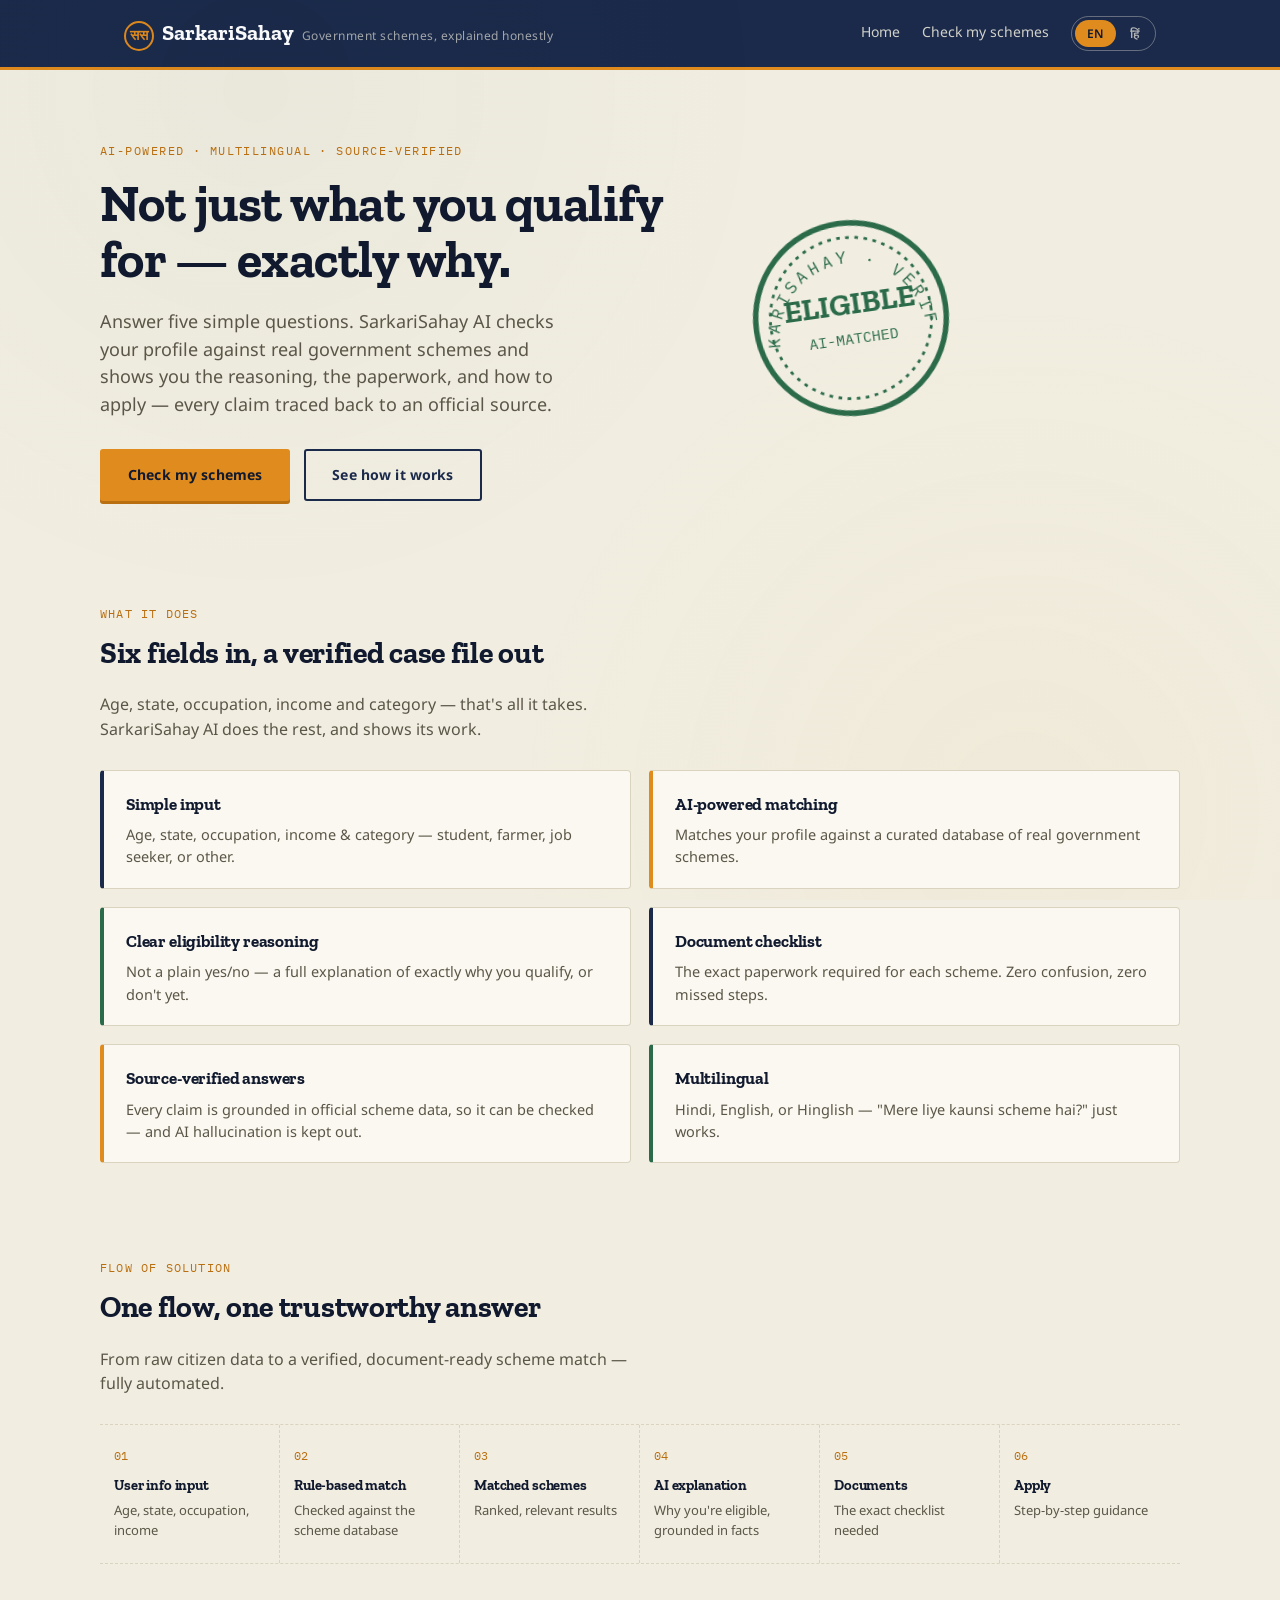
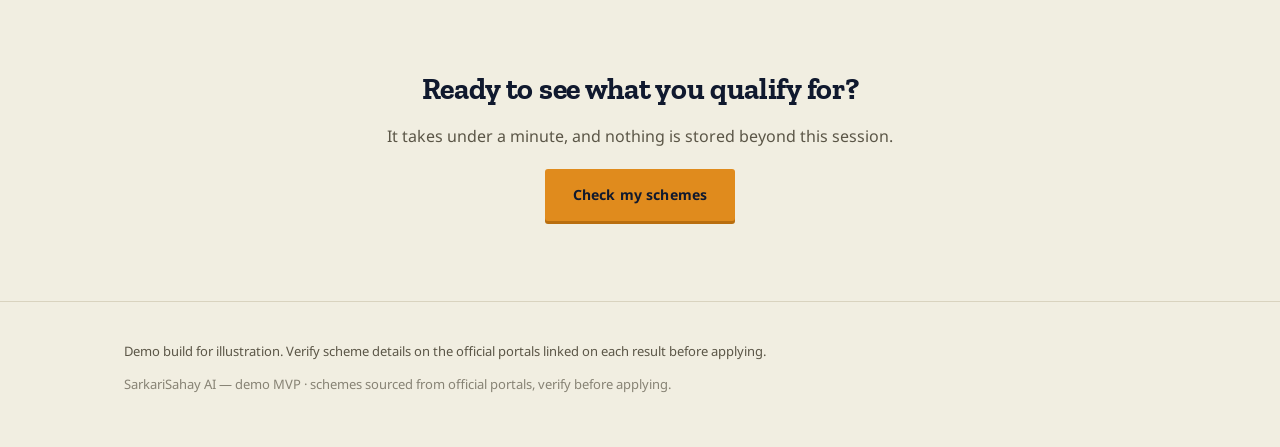
<file: frontend/index.html>
<!DOCTYPE html>
<html lang="en">
<head>
<meta charset="UTF-8">
<meta name="viewport" content="width=device-width, initial-scale=1.0">
<title>SarkariSahay AI — Government schemes, explained honestly</title>
<link rel="stylesheet" href="css/style.css">
</head>
<body>
<a class="skip-link" href="#main">Skip to content</a>

<main id="main">
  <section class="container hero">
    <div>
      <div class="hero__eyebrow" data-i18n="hero_eyebrow"></div>
      <h1 data-i18n="hero_title"></h1>
      <p class="hero__lede" data-i18n="hero_lede"></p>
      <div class="hero__ctas">
        <a href="form.html" class="btn btn--primary" data-i18n="cta_primary"></a>
        <a href="#flow" class="btn btn--ghost" data-i18n="cta_secondary"></a>
      </div>
    </div>
    <div id="hero-stamp"></div>
  </section>

  <section class="container section">
    <div class="section-head">
      <div class="kicker">WHAT IT DOES</div>
      <h2>Six fields in, a verified case file out</h2>
      <p>Age, state, occupation, income and category — that's all it takes. SarkariSahay AI does the rest, and shows its work.</p>
    </div>
    <div class="card-grid">
      <div class="dossier-card">
        <h3>Simple input</h3>
        <p>Age, state, occupation, income &amp; category — student, farmer, job seeker, or other.</p>
      </div>
      <div class="dossier-card dossier-card--marigold">
        <h3>AI-powered matching</h3>
        <p>Matches your profile against a curated database of real government schemes.</p>
      </div>
      <div class="dossier-card dossier-card--green">
        <h3>Clear eligibility reasoning</h3>
        <p>Not a plain yes/no — a full explanation of exactly why you qualify, or don't yet.</p>
      </div>
      <div class="dossier-card">
        <h3>Document checklist</h3>
        <p>The exact paperwork required for each scheme. Zero confusion, zero missed steps.</p>
      </div>
      <div class="dossier-card dossier-card--marigold">
        <h3>Source-verified answers</h3>
        <p>Every claim is grounded in official scheme data, so it can be checked — and AI hallucination is kept out.</p>
      </div>
      <div class="dossier-card dossier-card--green">
        <h3>Multilingual</h3>
        <p>Hindi, English, or Hinglish — "Mere liye kaunsi scheme hai?" just works.</p>
      </div>
    </div>
  </section>

  <section id="flow" class="container section">
    <div class="section-head">
      <div class="kicker">FLOW OF SOLUTION</div>
      <h2>One flow, one trustworthy answer</h2>
      <p>From raw citizen data to a verified, document-ready scheme match — fully automated.</p>
    </div>
    <div class="ledger">
      <div class="ledger__step"><span class="ledger__num">01</span><h4>User info input</h4><p>Age, state, occupation, income</p></div>
      <div class="ledger__step"><span class="ledger__num">02</span><h4>Rule-based match</h4><p>Checked against the scheme database</p></div>
      <div class="ledger__step"><span class="ledger__num">03</span><h4>Matched schemes</h4><p>Ranked, relevant results</p></div>
      <div class="ledger__step"><span class="ledger__num">04</span><h4>AI explanation</h4><p>Why you're eligible, grounded in facts</p></div>
      <div class="ledger__step"><span class="ledger__num">05</span><h4>Documents</h4><p>The exact checklist needed</p></div>
      <div class="ledger__step"><span class="ledger__num">06</span><h4>Apply</h4><p>Step-by-step guidance</p></div>
    </div>
  </section>

  <section class="container section" style="padding-bottom:80px;">
    <div class="section-head" style="text-align:center; margin: 0 auto;">
      <h2>Ready to see what you qualify for?</h2>
      <p style="margin: 0 auto 20px;">It takes under a minute, and nothing is stored beyond this session.</p>
      <a href="form.html" class="btn btn--primary" data-i18n="cta_primary"></a>
    </div>
  </section>
</main>

<script src="js/main.js"></script>
<script>
  SSAI.mountChrome("home");
  document.getElementById("hero-stamp").innerHTML = SSAI.stampSVG({ eligible: true });
</script>
</body>
</html>
</file>
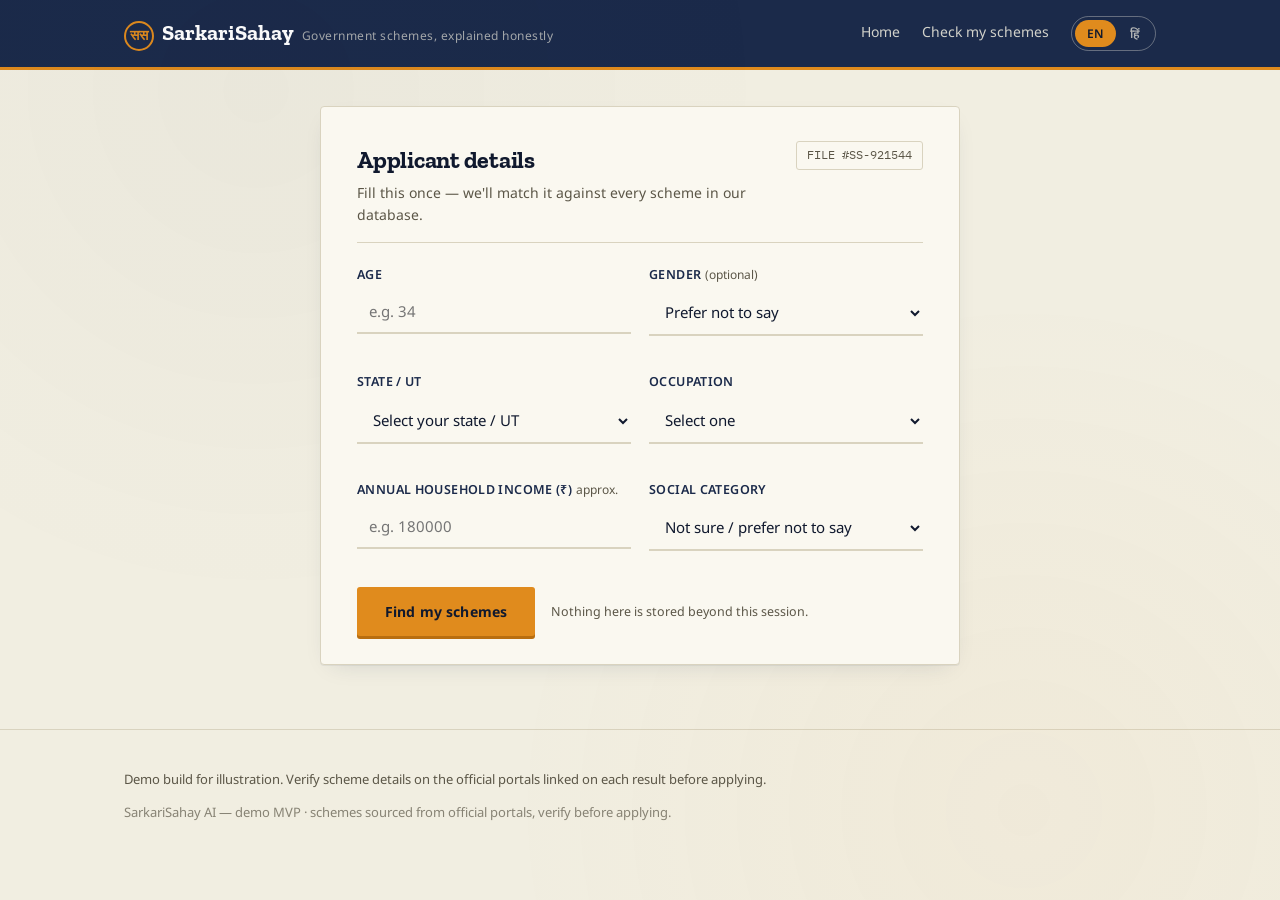
<file: frontend/form.html>
<!DOCTYPE html>
<html lang="en">
<head>
<meta charset="UTF-8">
<meta name="viewport" content="width=device-width, initial-scale=1.0">
<title>Applicant details — SarkariSahay AI</title>
<link rel="stylesheet" href="css/style.css">
</head>
<body>
<a class="skip-link" href="#main">Skip to content</a>

<main id="main">
  <div class="container">
    <form class="form-shell" id="profile-form" novalidate>
      <div class="form-shell__head">
        <div>
          <h1 data-i18n="form_title"></h1>
          <p data-i18n="form_lede"></p>
        </div>
        <span class="form-serial" id="form-serial">FILE #—</span>
      </div>

      <div id="form-error" class="error-banner" style="display:none;"></div>

      <div class="field-row">
        <div class="field">
          <label for="age">Age</label>
          <input type="number" id="age" name="age" min="0" max="110" required placeholder="e.g. 34">
        </div>
        <div class="field">
          <label for="gender">Gender <span class="hint">(optional)</span></label>
          <select id="gender" name="gender">
            <option value="">Prefer not to say</option>
            <option value="female">Female</option>
            <option value="male">Male</option>
            <option value="other">Other</option>
          </select>
        </div>
      </div>

      <div class="field-row">
        <div class="field">
          <label for="state">State / UT</label>
          <select id="state" name="state" required></select>
        </div>
        <div class="field">
          <label for="occupation">Occupation</label>
          <select id="occupation" name="occupation" required>
            <option value="">Select one</option>
            <option value="farmer">Farmer</option>
            <option value="student">Student</option>
            <option value="salaried">Salaried / job holder</option>
            <option value="job_seeker">Job seeker / unemployed</option>
            <option value="business">Self-employed / business owner</option>
            <option value="unorganized_worker">Daily wage / unorganised worker</option>
            <option value="homemaker">Homemaker</option>
            <option value="senior_citizen">Senior citizen / retired</option>
            <option value="other">Other</option>
          </select>
        </div>
      </div>

      <div class="field-row">
        <div class="field">
          <label for="income">Annual household income (₹) <span class="hint">approx.</span></label>
          <input type="number" id="income" name="income" min="0" step="1000" placeholder="e.g. 180000">
        </div>
        <div class="field">
          <label for="category">Social category</label>
          <select id="category" name="category">
            <option value="">Not sure / prefer not to say</option>
            <option value="General">General</option>
            <option value="OBC">OBC</option>
            <option value="SC">SC</option>
            <option value="ST">ST</option>
            <option value="Minority">Minority</option>
            <option value="EWS">EWS</option>
          </select>
        </div>
      </div>

      <div class="form-actions">
        <button type="submit" class="btn btn--primary" id="submit-btn" data-i18n="submit"></button>
        <span class="form-note">Nothing here is stored beyond this session.</span>
      </div>
    </form>
  </div>
</main>

<script src="js/main.js"></script>
<script src="js/api.js"></script>
<script src="js/form.js"></script>
<script>SSAI.mountChrome("check");</script>
</body>
</html>
</file>
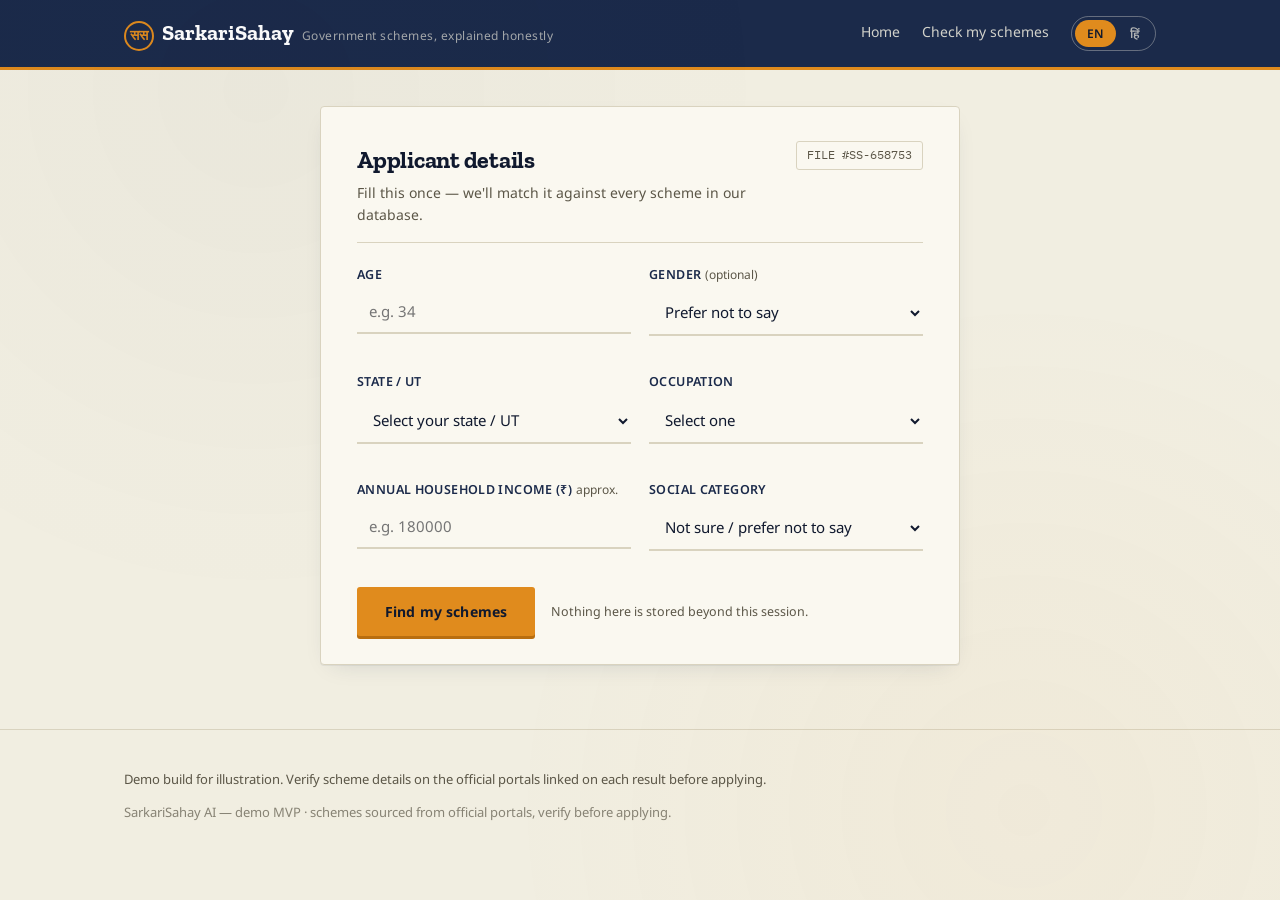
<file: frontend/results.html>
<!DOCTYPE html>
<html lang="en">
<head>
<meta charset="UTF-8">
<meta name="viewport" content="width=device-width, initial-scale=1.0">
<title>Your matched schemes — SarkariSahay AI</title>
<link rel="stylesheet" href="css/style.css">
</head>
<body>
<a class="skip-link" href="#main">Skip to content</a>

<main id="main">
  <div class="container">
    <div class="results-head">
      <h1 data-i18n="results_title"></h1>
      <p class="results-meta" id="results-meta"></p>
    </div>

    <div id="results-list"></div>
  </div>
</main>

<!-- AI-powered scheme assistant (chatbot) — only shown once schemes are
     matched; grounded on the applicant's profile + matched schemes only. -->
<button id="chat-toggle" class="chat-toggle" type="button" aria-expanded="false" aria-controls="chat-panel">
  <span class="chat-toggle__icon" aria-hidden="true">💬</span>
  <span class="chat-toggle__label" data-i18n="chat_toggle_label"></span>
</button>

<aside id="chat-panel" class="chat-panel" role="dialog" aria-label="Scheme assistant">
  <div class="chat-panel__header">
    <div>
      <strong class="chat-panel__title" data-i18n="chat_title"></strong>
      <p class="chat-panel__subtitle" data-i18n="chat_subtitle"></p>
    </div>
    <button id="chat-close" class="chat-close" type="button" aria-label="Close chat">×</button>
  </div>

  <div class="chat-suggestions">
    <button type="button" class="chat-suggestion" data-i18n="chat_q_why"></button>
    <button type="button" class="chat-suggestion" data-i18n="chat_q_best"></button>
    <button type="button" class="chat-suggestion" data-i18n="chat_q_docs"></button>
    <button type="button" class="chat-suggestion" data-i18n="chat_q_apply"></button>
  </div>

  <div id="chat-messages" class="chat-messages" aria-live="polite"></div>

  <form id="chat-form" class="chat-form">
    <input id="chat-input" type="text" data-i18n-placeholder="chat_placeholder" autocomplete="off" />
    <button type="submit" class="btn btn--primary" data-i18n="chat_send"></button>
  </form>
</aside>

<script src="js/main.js"></script>
<script src="js/api.js"></script>
<script src="js/results.js"></script>
<script src="js/chat.js"></script>
<script>SSAI.mountChrome("check");</script>
</body>
</html>
</file>
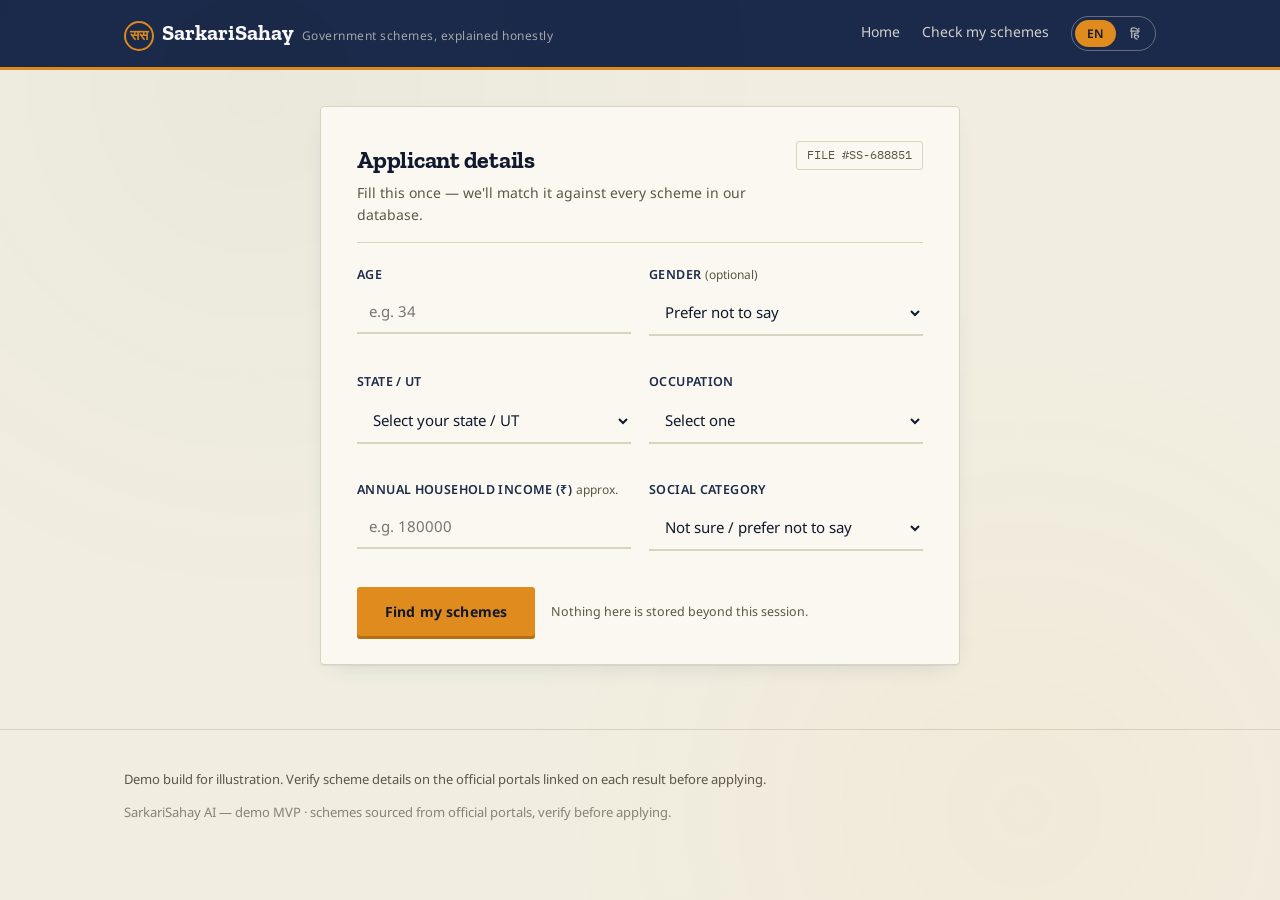
<file: frontend/scheme.html>
<!DOCTYPE html>
<html lang="en">
<head>
<meta charset="UTF-8">
<meta name="viewport" content="width=device-width, initial-scale=1.0">
<title>Scheme details — SarkariSahay AI</title>
<link rel="stylesheet" href="css/style.css">
</head>
<body>
<a class="skip-link" href="#main">Skip to content</a>

<main id="main">
  <div class="container">
    <p style="margin-top:28px;"><a href="results.html" class="btn btn--ghost" data-i18n="back_to_results"></a></p>
    <div id="scheme-detail"></div>
  </div>
</main>

<script src="js/main.js"></script>
<script src="js/api.js"></script>
<script src="js/scheme.js"></script>
<script>SSAI.mountChrome("check");</script>
</body>
</html>
</file>
<file: frontend/css/style.css>
/* =========================================================================
   SarkariSahay AI — design tokens
   Concept: a citizen's request becomes an official "case file" that gets
   opened, checked against real records, and stamped — visually literalising
   "source-verified, not hallucinated."
   ========================================================================= */

@import url('https://fonts.googleapis.com/css2?family=Zilla+Slab:wght@400;600;700&family=Noto+Sans:wght@400;500;600;700&family=Noto+Sans+Devanagari:wght@400;500;600;700&family=IBM+Plex+Mono:wght@500&display=swap');

:root {
  /* colour */
  --ink-navy: #1B2A4A;
  --ink-navy-deep: #10192E;
  --paper: #F1EEE1;
  --paper-raised: #FAF8F0;
  --marigold: #E08B1D;
  --marigold-deep: #B96E0F;
  --verified-green: #2B6B4A;
  --verified-green-tint: #E4EFE7;
  --alert-rust: #A73B2E;
  --alert-rust-tint: #F3E4E0;
  --ink-muted: #5B5647;
  --hairline: #D9D3BF;

  /* type */
  --font-display: 'Zilla Slab', Georgia, serif;
  --font-body: 'Noto Sans', 'Noto Sans Devanagari', -apple-system, sans-serif;
  --font-mono: 'IBM Plex Mono', ui-monospace, monospace;

  --radius-card: 4px;
  --shadow-card: 0 1px 0 rgba(27,42,74,0.06), 0 8px 24px -12px rgba(27,42,74,0.18);
}

* { box-sizing: border-box; }

html { scroll-behavior: smooth; }

body {
  margin: 0;
  background: var(--paper);
  color: var(--ink-navy-deep);
  font-family: var(--font-body);
  font-size: 16px;
  line-height: 1.55;
  -webkit-font-smoothing: antialiased;
}

/* subtle paper texture via layered gradients, no image asset needed */
body::before {
  content: "";
  position: fixed;
  inset: 0;
  pointer-events: none;
  z-index: 0;
  background-image:
    radial-gradient(circle at 20% 10%, rgba(27,42,74,0.03), transparent 40%),
    radial-gradient(circle at 80% 90%, rgba(224,139,29,0.04), transparent 40%);
}

a { color: inherit; }

h1, h2, h3, h4 { font-family: var(--font-display); margin: 0 0 0.4em; letter-spacing: -0.01em; }

.container {
  max-width: 1080px;
  margin: 0 auto;
  padding: 0 24px;
  position: relative;
  z-index: 1;
}

/* -------------------------------------------------------------------------
   Letterhead / nav band
   ------------------------------------------------------------------------- */
.letterhead {
  background: var(--ink-navy);
  color: var(--paper);
  border-bottom: 3px solid var(--marigold);
}

.letterhead__bar {
  display: flex;
  align-items: center;
  justify-content: space-between;
  padding: 16px 24px;
  max-width: 1080px;
  margin: 0 auto;
}

.wordmark {
  display: flex;
  align-items: baseline;
  gap: 8px;
  font-family: var(--font-display);
  font-weight: 700;
  font-size: 22px;
  color: #fff;
  text-decoration: none;
}

.wordmark__mark {
  display: inline-flex;
  align-items: center;
  justify-content: center;
  width: 30px;
  height: 30px;
  border: 2px solid var(--marigold);
  border-radius: 50%;
  font-size: 14px;
  color: var(--marigold);
  font-family: var(--font-mono);
}

.wordmark__tag {
  font-family: var(--font-body);
  font-weight: 400;
  font-size: 12px;
  color: rgba(241,238,225,0.65);
  letter-spacing: 0.04em;
}

.nav-links {
  display: flex;
  align-items: center;
  gap: 22px;
  font-size: 14px;
}

.nav-links a {
  text-decoration: none;
  color: rgba(241,238,225,0.85);
  padding-bottom: 3px;
  border-bottom: 1px solid transparent;
}
.nav-links a:hover { border-color: var(--marigold); color: #fff; }

/* language toggle — looks like a physical switch */
.lang-toggle {
  display: inline-flex;
  border: 1px solid rgba(241,238,225,0.35);
  border-radius: 999px;
  padding: 3px;
  gap: 2px;
}
.lang-toggle button {
  font-family: var(--font-body);
  font-size: 12px;
  font-weight: 600;
  border: none;
  background: transparent;
  color: rgba(241,238,225,0.7);
  padding: 5px 12px;
  border-radius: 999px;
  cursor: pointer;
}
.lang-toggle button.active {
  background: var(--marigold);
  color: var(--ink-navy-deep);
}

/* -------------------------------------------------------------------------
   Buttons
   ------------------------------------------------------------------------- */
.btn {
  display: inline-flex;
  align-items: center;
  gap: 8px;
  font-family: var(--font-body);
  font-weight: 700;
  font-size: 14px;
  letter-spacing: 0.01em;
  text-decoration: none;
  padding: 13px 26px;
  border-radius: 3px;
  border: 2px solid transparent;
  cursor: pointer;
  transition: transform 0.12s ease;
}
.btn:active { transform: translateY(1px); }

.btn--primary {
  background: var(--marigold);
  color: var(--ink-navy-deep);
  box-shadow: 0 3px 0 var(--marigold-deep);
}
.btn--primary:hover { background: #ea9a30; }
.btn--primary:active { box-shadow: 0 1px 0 var(--marigold-deep); }

.btn--ghost {
  background: transparent;
  border-color: var(--ink-navy);
  color: var(--ink-navy);
}
.btn--ghost:hover { background: rgba(27,42,74,0.06); }

.btn--full { width: 100%; justify-content: center; }
.btn[disabled] { opacity: 0.5; cursor: not-allowed; }

/* -------------------------------------------------------------------------
   Hero
   ------------------------------------------------------------------------- */
.hero {
  padding: 72px 0 56px;
  display: grid;
  grid-template-columns: 1.15fr 0.85fr;
  gap: 48px;
  align-items: center;
}

.hero__eyebrow {
  font-family: var(--font-mono);
  font-size: 12px;
  letter-spacing: 0.12em;
  text-transform: uppercase;
  color: var(--marigold-deep);
  margin-bottom: 14px;
}

.hero h1 {
  font-size: clamp(34px, 4.2vw, 52px);
  line-height: 1.08;
  color: var(--ink-navy-deep);
}

.hero__lede {
  font-size: 18px;
  color: var(--ink-muted);
  max-width: 46ch;
  margin: 18px 0 30px;
}

.hero__ctas { display: flex; gap: 14px; flex-wrap: wrap; }

/* the signature stamp */
.stamp {
  width: 220px;
  height: 220px;
  margin: 0 auto;
  position: relative;
}
.stamp svg { width: 100%; height: 100%; }
.stamp--settle { animation: stampSettle 0.6s cubic-bezier(.2,1.4,.4,1) both; animation-delay: 0.2s; }

@keyframes stampSettle {
  0% { opacity: 0; transform: scale(1.5) rotate(-18deg); }
  60% { opacity: 1; }
  100% { opacity: 1; transform: scale(1) rotate(-8deg); }
}

@media (prefers-reduced-motion: reduce) {
  .stamp--settle { animation: none; }
}

/* -------------------------------------------------------------------------
   Dossier / feature cards
   ------------------------------------------------------------------------- */
.section { padding: 48px 0; }
.section-head { margin-bottom: 28px; }
.section-head .kicker {
  font-family: var(--font-mono);
  font-size: 12px;
  letter-spacing: 0.1em;
  text-transform: uppercase;
  color: var(--marigold-deep);
}
.section-head h2 { font-size: 30px; margin-top: 6px; }
.section-head p { color: var(--ink-muted); max-width: 60ch; }

.card-grid {
  display: grid;
  grid-template-columns: repeat(2, 1fr);
  gap: 18px;
}

.dossier-card {
  background: var(--paper-raised);
  border: 1px solid var(--hairline);
  border-left: 4px solid var(--ink-navy);
  border-radius: var(--radius-card);
  padding: 20px 22px;
}
.dossier-card--marigold { border-left-color: var(--marigold); }
.dossier-card--green { border-left-color: var(--verified-green); }

.dossier-card h3 { font-size: 17px; margin-bottom: 6px; }
.dossier-card p { margin: 0; color: var(--ink-muted); font-size: 14.5px; }

/* -------------------------------------------------------------------------
   Flow / ledger steps
   ------------------------------------------------------------------------- */
.ledger {
  display: grid;
  grid-template-columns: repeat(6, 1fr);
  gap: 0;
  border-top: 1px dashed var(--hairline);
  border-bottom: 1px dashed var(--hairline);
}
.ledger__step {
  padding: 22px 14px;
  border-right: 1px dashed var(--hairline);
  position: relative;
}
.ledger__step:last-child { border-right: none; }
.ledger__num {
  font-family: var(--font-mono);
  font-size: 12px;
  color: var(--marigold-deep);
  display: block;
  margin-bottom: 8px;
}
.ledger__step h4 { font-size: 14.5px; margin-bottom: 4px; }
.ledger__step p { font-size: 13px; color: var(--ink-muted); margin: 0; }

@media (max-width: 880px) {
  .hero { grid-template-columns: 1fr; }
  .card-grid { grid-template-columns: 1fr; }
  .ledger { grid-template-columns: repeat(2, 1fr); }
  .ledger__step { border-right: none; border-bottom: 1px dashed var(--hairline); }
}

/* -------------------------------------------------------------------------
   Form page — "official form" styling
   ------------------------------------------------------------------------- */
.form-shell {
  background: var(--paper-raised);
  border: 1px solid var(--hairline);
  border-radius: var(--radius-card);
  box-shadow: var(--shadow-card);
  padding: 34px 36px 28px;
  max-width: 640px;
  margin: 36px auto 64px;
}
.form-shell__head {
  display: flex;
  justify-content: space-between;
  align-items: flex-start;
  border-bottom: 1px solid var(--hairline);
  padding-bottom: 16px;
  margin-bottom: 22px;
}
.form-shell__head h1 { font-size: 24px; margin-bottom: 4px; }
.form-shell__head p { margin: 0; color: var(--ink-muted); font-size: 14px; }
.form-serial {
  font-family: var(--font-mono);
  font-size: 12px;
  color: var(--ink-muted);
  border: 1px solid var(--hairline);
  padding: 4px 10px;
  border-radius: 3px;
  white-space: nowrap;
}

.field-row { display: grid; grid-template-columns: 1fr 1fr; gap: 18px; margin-bottom: 18px; }
.field { display: flex; flex-direction: column; gap: 6px; margin-bottom: 18px; }
.field label {
  font-size: 12.5px;
  font-weight: 600;
  color: var(--ink-navy);
  text-transform: uppercase;
  letter-spacing: 0.03em;
}
.field .hint { font-size: 12px; color: var(--ink-muted); font-weight: 400; text-transform: none; letter-spacing: 0; }

.field input, .field select {
  width: 100%;
  max-width: 100%;
  font-family: var(--font-body);
  font-size: 15px;
  padding: 11px 12px;
  border: none;
  border-bottom: 2px solid var(--hairline);
  background: transparent;
  color: var(--ink-navy-deep);
  border-radius: 0;
}
.field input:focus, .field select:focus {
  outline: none;
  border-bottom-color: var(--marigold);
}

.form-actions { margin-top: 8px; display: flex; align-items: center; gap: 16px; }
.form-note { font-size: 12.5px; color: var(--ink-muted); }

@media (max-width: 600px) {
  .field-row { grid-template-columns: 1fr; }
  .form-shell { padding: 24px 20px; }
}

/* -------------------------------------------------------------------------
   Results — case file cards with a seal
   ------------------------------------------------------------------------- */
.results-head { padding: 40px 0 8px; }
.results-head h1 { font-size: 28px; }
.results-meta { color: var(--ink-muted); font-size: 14px; }

.case-file {
  position: relative;
  background: var(--paper-raised);
  border: 1px solid var(--hairline);
  border-radius: var(--radius-card);
  box-shadow: var(--shadow-card);
  padding: 22px 26px;
  margin-bottom: 18px;
  display: grid;
  grid-template-columns: 1fr auto;
  gap: 16px;
  align-items: start;
  text-decoration: none;
  color: inherit;
}
.case-file:hover { border-color: var(--ink-navy); }

.case-file__category {
  font-family: var(--font-mono);
  font-size: 11px;
  text-transform: uppercase;
  letter-spacing: 0.08em;
  color: var(--ink-muted);
  margin-bottom: 4px;
}
.case-file h3 { font-size: 19px; margin-bottom: 6px; }
.case-file__summary { color: var(--ink-navy-deep); font-size: 14.5px; margin: 0 0 4px; }
.case-file__meta { font-size: 12.5px; color: var(--ink-muted); }

.seal {
  width: 76px;
  height: 76px;
  flex-shrink: 0;
  transform: rotate(-9deg);
}
.seal--partial { opacity: 0.55; }

.empty-state {
  text-align: center;
  padding: 60px 20px;
  color: var(--ink-muted);
}
.empty-state h3 { color: var(--ink-navy-deep); }

/* -------------------------------------------------------------------------
   Scheme detail page
   ------------------------------------------------------------------------- */
.detail-grid {
  display: grid;
  grid-template-columns: 1.3fr 1fr;
  gap: 28px;
  margin: 32px 0 60px;
  align-items: start;
}

.officer-note {
  background: var(--paper-raised);
  border: 1px solid var(--hairline);
  border-left: 4px solid var(--ink-navy);
  border-radius: var(--radius-card);
  padding: 22px 24px;
}
.officer-note__label {
  font-family: var(--font-mono);
  font-size: 11px;
  text-transform: uppercase;
  letter-spacing: 0.08em;
  color: var(--marigold-deep);
  margin-bottom: 8px;
}
.officer-note p { margin: 0 0 12px; }
.officer-note p:last-child { margin-bottom: 0; }

.status-pill {
  display: inline-flex;
  align-items: center;
  gap: 6px;
  font-size: 12.5px;
  font-weight: 700;
  padding: 5px 12px;
  border-radius: 999px;
  margin-bottom: 14px;
}
.status-pill--eligible { background: var(--verified-green-tint); color: var(--verified-green); }
.status-pill--partial { background: var(--alert-rust-tint); color: var(--alert-rust); }

.side-card {
  background: var(--paper-raised);
  border: 1px solid var(--hairline);
  border-radius: var(--radius-card);
  padding: 20px 22px;
  margin-bottom: 18px;
}
.side-card h4 {
  font-size: 13px;
  text-transform: uppercase;
  letter-spacing: 0.06em;
  color: var(--ink-navy);
  margin-bottom: 12px;
}
.checklist { list-style: none; margin: 0; padding: 0; }
.checklist li {
  display: flex;
  gap: 10px;
  align-items: flex-start;
  font-size: 14.5px;
  padding: 7px 0;
  border-bottom: 1px dashed var(--hairline);
}
.checklist li:last-child { border-bottom: none; }
.checklist li::before {
  content: "";
  width: 14px;
  height: 14px;
  margin-top: 3px;
  flex-shrink: 0;
  border: 2px solid var(--ink-navy);
  border-radius: 2px;
}

.steps-list { list-style: none; margin: 0; padding: 0; counter-reset: step; }
.steps-list li {
  counter-increment: step;
  display: flex;
  gap: 12px;
  font-size: 14.5px;
  padding: 8px 0;
}
.steps-list li::before {
  content: counter(step);
  font-family: var(--font-mono);
  font-size: 12px;
  width: 20px;
  height: 20px;
  flex-shrink: 0;
  display: flex;
  align-items: center;
  justify-content: center;
  border: 1px solid var(--marigold);
  color: var(--marigold-deep);
  border-radius: 50%;
}

.source-strip {
  display: flex;
  align-items: center;
  justify-content: space-between;
  gap: 12px;
  font-size: 13px;
  padding: 12px 14px;
  background: var(--verified-green-tint);
  border-radius: 3px;
  color: var(--verified-green);
}
.source-strip a { font-weight: 700; text-decoration: underline; }

@media (max-width: 880px) {
  .detail-grid { grid-template-columns: 1fr; }
}

/* -------------------------------------------------------------------------
   Footer
   ------------------------------------------------------------------------- */
.site-footer {
  border-top: 1px solid var(--hairline);
  padding: 26px 0 40px;
  color: var(--ink-muted);
  font-size: 13px;
}

/* skip link for keyboard users */
.skip-link {
  position: absolute;
  left: -999px;
  top: 0;
  background: var(--marigold);
  color: var(--ink-navy-deep);
  padding: 10px 16px;
  z-index: 100;
}
.skip-link:focus { left: 16px; top: 16px; }

.loader {
  display: flex;
  align-items: center;
  gap: 10px;
  color: var(--ink-muted);
  font-size: 14px;
  padding: 40px 0;
}
.loader__dot {
  width: 8px; height: 8px; border-radius: 50%;
  background: var(--marigold);
  animation: pulse 1s infinite ease-in-out;
}
.loader__dot:nth-child(2) { animation-delay: 0.15s; }
.loader__dot:nth-child(3) { animation-delay: 0.3s; }
@keyframes pulse { 0%, 100% { opacity: 0.3; } 50% { opacity: 1; } }

.error-banner {
  background: var(--alert-rust-tint);
  color: var(--alert-rust);
  border-radius: 3px;
  padding: 12px 16px;
  font-size: 14px;
  margin-bottom: 18px;
}

[data-lang-hi] { font-family: 'Noto Sans Devanagari', var(--font-body); }

/* -------------------------------------------------------------------------
   Scheme assistant (chatbot) — results page
   ------------------------------------------------------------------------- */
.chat-toggle {
  position: fixed;
  right: 24px;
  bottom: 24px;
  z-index: 40;
  display: inline-flex;
  align-items: center;
  gap: 8px;
  background: var(--ink-navy);
  color: var(--paper);
  border: 2px solid var(--marigold);
  border-radius: 999px;
  padding: 13px 20px;
  font-family: var(--font-body);
  font-weight: 700;
  font-size: 14px;
  cursor: pointer;
  box-shadow: 0 8px 24px -8px rgba(16,25,46,0.45);
  transition: transform 0.12s ease;
}
.chat-toggle:hover { transform: translateY(-1px); background: var(--ink-navy-deep); }
.chat-toggle__icon { font-size: 18px; line-height: 1; }

.chat-panel {
  position: fixed;
  right: 24px;
  bottom: 92px;
  z-index: 41;
  width: 380px;
  max-width: calc(100vw - 32px);
  max-height: min(600px, calc(100vh - 140px));
  display: flex;
  flex-direction: column;
  background: var(--paper-raised);
  border: 1px solid var(--hairline);
  border-radius: var(--radius-card);
  box-shadow: var(--shadow-card);
  opacity: 0;
  transform: translateY(12px) scale(0.98);
  pointer-events: none;
  transition: opacity 0.15s ease, transform 0.15s ease;
}
.chat-panel--open {
  opacity: 1;
  transform: translateY(0) scale(1);
  pointer-events: auto;
}

.chat-panel__header {
  display: flex;
  align-items: flex-start;
  justify-content: space-between;
  gap: 12px;
  padding: 16px 18px;
  background: var(--ink-navy);
  color: var(--paper);
  border-bottom: 3px solid var(--marigold);
  border-radius: var(--radius-card) var(--radius-card) 0 0;
}
.chat-panel__title { font-family: var(--font-display); font-size: 17px; }
.chat-panel__subtitle {
  margin: 4px 0 0;
  font-size: 12px;
  line-height: 1.4;
  color: rgba(241,238,225,0.75);
}
.chat-close {
  background: transparent;
  border: none;
  color: var(--paper);
  font-size: 22px;
  line-height: 1;
  cursor: pointer;
  padding: 0 2px;
}
.chat-close:hover { color: var(--marigold); }

.chat-suggestions {
  display: flex;
  flex-wrap: wrap;
  gap: 6px;
  padding: 12px 14px 0;
}
.chat-suggestion {
  font-family: var(--font-body);
  font-size: 12px;
  font-weight: 600;
  color: var(--ink-navy-deep);
  background: var(--verified-green-tint);
  border: 1px solid var(--hairline);
  border-radius: 999px;
  padding: 6px 12px;
  cursor: pointer;
  transition: background 0.12s ease;
}
.chat-suggestion:hover { background: var(--paper); border-color: var(--ink-navy); }

.chat-messages {
  flex: 1;
  overflow-y: auto;
  padding: 14px;
  display: flex;
  flex-direction: column;
  gap: 10px;
  min-height: 180px;
}

.chat-bubble {
  max-width: 88%;
  padding: 10px 13px;
  border-radius: 10px;
  font-size: 13.5px;
  line-height: 1.5;
  white-space: pre-wrap;
  word-wrap: break-word;
}
.chat-bubble--assistant {
  align-self: flex-start;
  background: #fff;
  border: 1px solid var(--hairline);
  color: var(--ink-navy-deep);
  border-bottom-left-radius: 2px;
}
.chat-bubble--user {
  align-self: flex-end;
  background: var(--ink-navy);
  color: var(--paper);
  border-bottom-right-radius: 2px;
}
.chat-bubble--typing {
  display: flex;
  align-items: center;
  gap: 4px;
  padding: 13px;
}
.chat-bubble--typing span {
  width: 6px;
  height: 6px;
  border-radius: 50%;
  background: var(--ink-muted);
  animation: pulse 1s infinite ease-in-out;
}
.chat-bubble--typing span:nth-child(2) { animation-delay: 0.15s; }
.chat-bubble--typing span:nth-child(3) { animation-delay: 0.3s; }

.chat-form {
  display: flex;
  gap: 8px;
  padding: 12px 14px 14px;
  border-top: 1px solid var(--hairline);
}
.chat-form input {
  flex: 1;
  min-width: 0;
  font-family: var(--font-body);
  font-size: 13.5px;
  padding: 10px 12px;
  border: 1px solid var(--hairline);
  border-radius: 3px;
  background: #fff;
  color: var(--ink-navy-deep);
}
.chat-form input:focus {
  outline: none;
  border-color: var(--ink-navy);
}
.chat-form .btn { padding: 10px 16px; font-size: 13px; }

@media (max-width: 480px) {
  .chat-panel {
    right: 12px;
    left: 12px;
    bottom: 84px;
    width: auto;
  }
  .chat-toggle { right: 16px; bottom: 16px; }
  .chat-toggle__label { display: none; }
}
</file>
